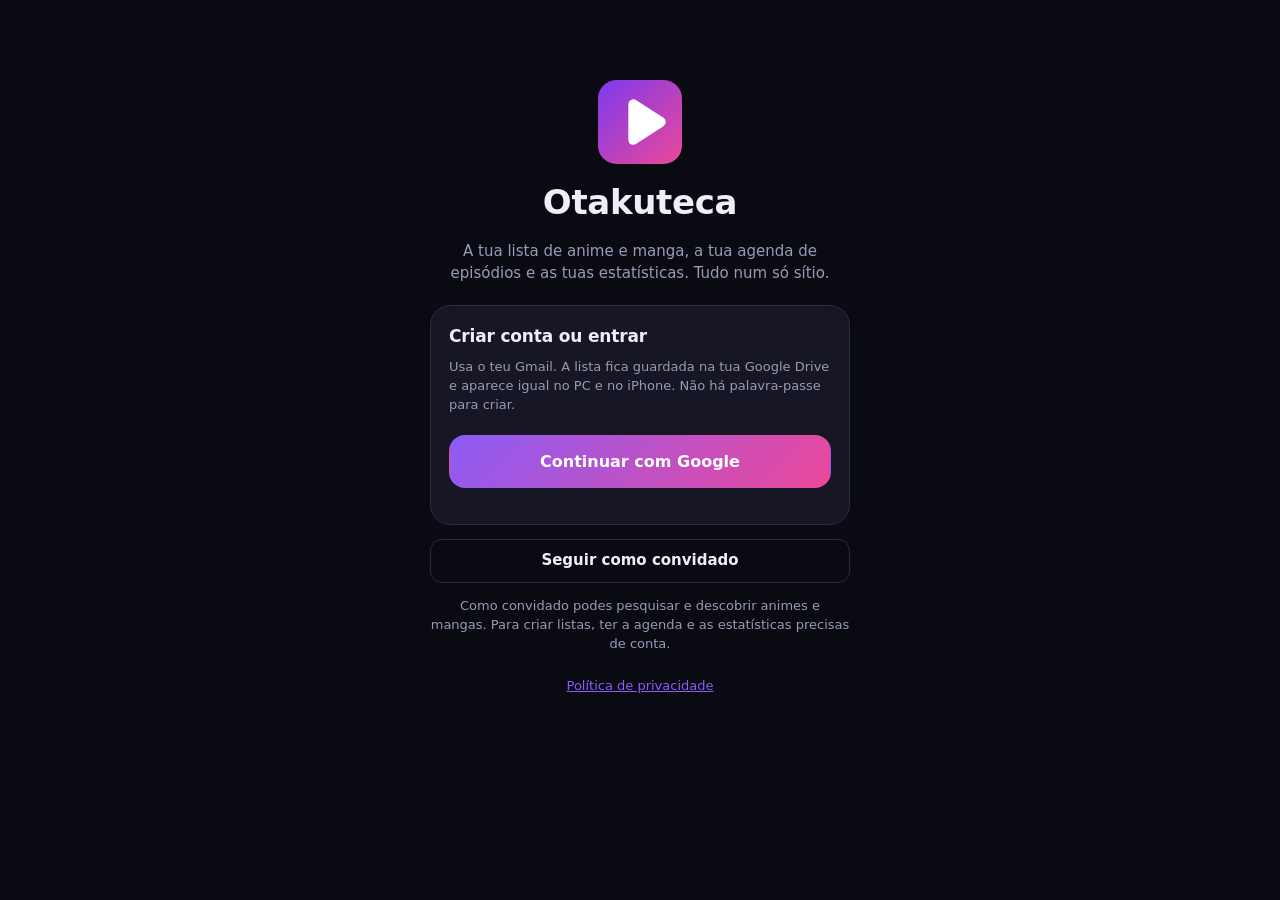
<file: index.html>
<!doctype html>
<html lang="pt-PT" data-theme="dark">
<head>
  <meta charset="utf-8">
  <meta name="viewport" content="width=device-width, initial-scale=1, viewport-fit=cover">
  <title>Otakuteca</title>
  <meta name="description" content="A tua lista pessoal de anime e manga.">
  <meta name="theme-color" content="#0a0a12">
  <meta name="color-scheme" content="dark light">
  <meta name="apple-mobile-web-app-capable" content="yes">
  <meta name="mobile-web-app-capable" content="yes">
  <meta name="apple-mobile-web-app-status-bar-style" content="black-translucent">
  <meta name="apple-mobile-web-app-title" content="Otakuteca">
  <link rel="manifest" href="manifest.webmanifest">
  <link rel="icon" href="icons/icon.svg" type="image/svg+xml">
  <link rel="apple-touch-icon" href="icons/apple-touch-icon.png">
  <link rel="stylesheet" href="css/style.css">
</head>
<body>
  <div id="app">
    <aside id="side"></aside>
    <main id="main"></main>
    <nav id="tabbar"></nav>
  </div>
  <div id="layer"></div>
  <div id="toasts"></div>
  <noscript>Esta app precisa de JavaScript.</noscript>
  <script type="module" src="js/app.js"></script>
</body>
</html>
</file>
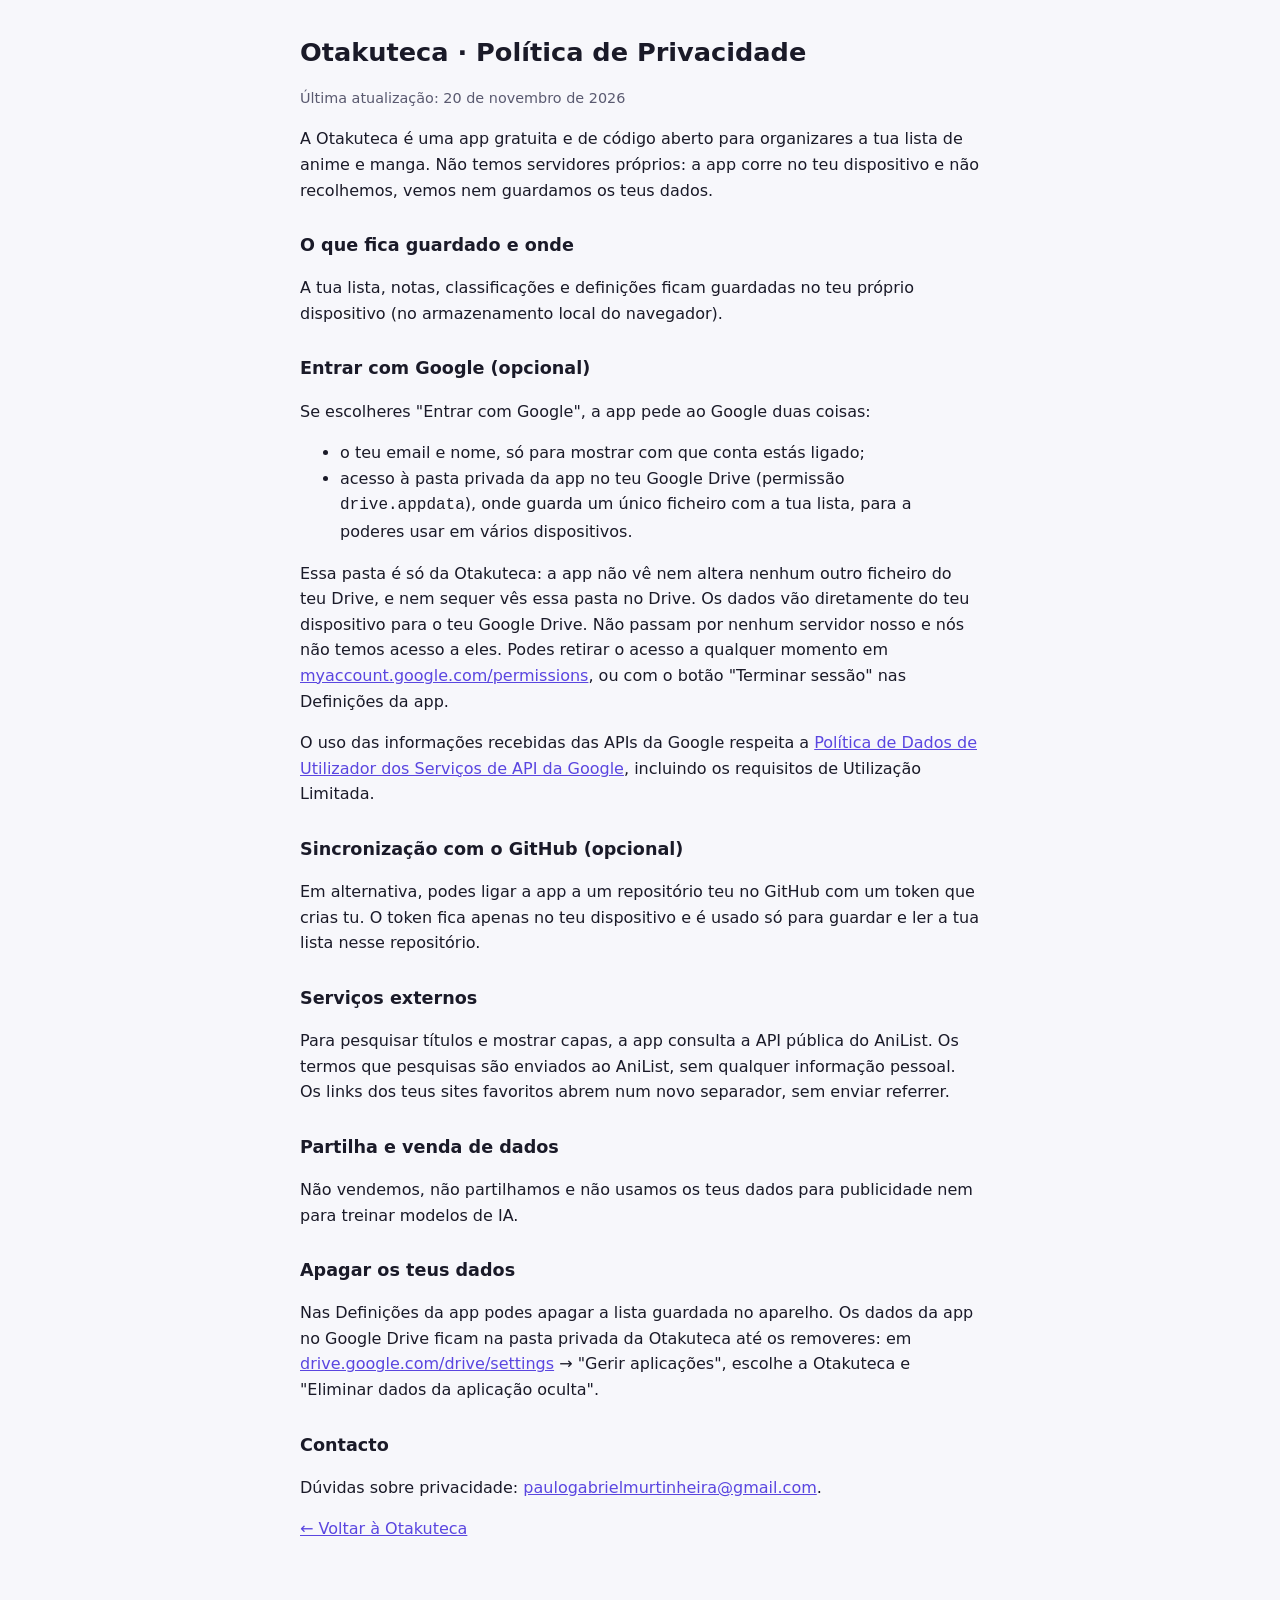
<file: privacidade.html>
<!doctype html>
<html lang="pt-PT">
<head>
  <meta charset="utf-8">
  <meta name="viewport" content="width=device-width, initial-scale=1">
  <title>Otakuteca · Política de Privacidade</title>
  <meta name="color-scheme" content="dark light">
  <style>
    :root { --bg: #0a0a12; --fg: #e8e8f0; --mut: #9a9ab0; --acc: #8b7bff; }
    @media (prefers-color-scheme: light) { :root { --bg: #f7f7fb; --fg: #1a1a28; --mut: #5a5a70; --acc: #5a46e0; } }
    body { margin: 0; background: var(--bg); color: var(--fg); font: 16px/1.6 system-ui, sans-serif; }
    main { max-width: 680px; margin: 0 auto; padding: 32px 16px 64px; }
    h1 { font-size: 1.6rem; margin: 0 0 4px; }
    h2 { font-size: 1.1rem; margin: 28px 0 6px; }
    p, li { color: var(--fg); }
    .mut { color: var(--mut); font-size: .9rem; }
    a { color: var(--acc); }
  </style>
</head>
<body>
<main>
  <h1>Otakuteca · Política de Privacidade</h1>
  <p class="mut">Última atualização: 20 de novembro de 2026</p>

  <p>A Otakuteca é uma app gratuita e de código aberto para organizares a tua lista de anime e manga. Não temos servidores próprios: a app corre no teu dispositivo e não recolhemos, vemos nem guardamos os teus dados.</p>

  <h2>O que fica guardado e onde</h2>
  <p>A tua lista, notas, classificações e definições ficam guardadas no teu próprio dispositivo (no armazenamento local do navegador).</p>

  <h2>Entrar com Google (opcional)</h2>
  <p>Se escolheres "Entrar com Google", a app pede ao Google duas coisas:</p>
  <ul>
    <li>o teu email e nome, só para mostrar com que conta estás ligado;</li>
    <li>acesso à pasta privada da app no teu Google Drive (permissão <code>drive.appdata</code>), onde guarda um único ficheiro com a tua lista, para a poderes usar em vários dispositivos.</li>
  </ul>
  <p>Essa pasta é só da Otakuteca: a app não vê nem altera nenhum outro ficheiro do teu Drive, e nem sequer vês essa pasta no Drive. Os dados vão diretamente do teu dispositivo para o teu Google Drive. Não passam por nenhum servidor nosso e nós não temos acesso a eles. Podes retirar o acesso a qualquer momento em <a href="https://myaccount.google.com/permissions">myaccount.google.com/permissions</a>, ou com o botão "Terminar sessão" nas Definições da app.</p>
  <p>O uso das informações recebidas das APIs da Google respeita a <a href="https://developers.google.com/terms/api-services-user-data-policy">Política de Dados de Utilizador dos Serviços de API da Google</a>, incluindo os requisitos de Utilização Limitada.</p>

  <h2>Sincronização com o GitHub (opcional)</h2>
  <p>Em alternativa, podes ligar a app a um repositório teu no GitHub com um token que crias tu. O token fica apenas no teu dispositivo e é usado só para guardar e ler a tua lista nesse repositório.</p>

  <h2>Serviços externos</h2>
  <p>Para pesquisar títulos e mostrar capas, a app consulta a API pública do AniList. Os termos que pesquisas são enviados ao AniList, sem qualquer informação pessoal. Os links dos teus sites favoritos abrem num novo separador, sem enviar referrer.</p>

  <h2>Partilha e venda de dados</h2>
  <p>Não vendemos, não partilhamos e não usamos os teus dados para publicidade nem para treinar modelos de IA.</p>

  <h2>Apagar os teus dados</h2>
  <p>Nas Definições da app podes apagar a lista guardada no aparelho. Os dados da app no Google Drive ficam na pasta privada da Otakuteca até os removeres: em <a href="https://drive.google.com/drive/settings">drive.google.com/drive/settings</a> → "Gerir aplicações", escolhe a Otakuteca e "Eliminar dados da aplicação oculta".</p>

  <h2>Contacto</h2>
  <p>Dúvidas sobre privacidade: <a href="mailto:paulogabrielmurtinheira@gmail.com">paulogabrielmurtinheira@gmail.com</a>.</p>

  <p><a href="./">← Voltar à Otakuteca</a></p>
</main>
</body>
</html>
</file>
<file: css/style.css>
/* ============ Otakuteca ============ */
:root {
  --bg: #0a0a12; --bg2: #10101b; --panel: #161624; --panel2: #1e1e31; --line: #2a2a42;
  --text: #eeeef8; --muted: #9a9ab8;
  --accent: #8b5cf6; --accent2: #ec4899;
  --grad: linear-gradient(135deg, var(--accent), var(--accent2));
  --watching: #38bdf8; --completed: #34d399; --planned: #a78bfa; --paused: #fbbf24; --dropped: #f87171;
  --safe-b: env(safe-area-inset-bottom, 0px); --safe-t: env(safe-area-inset-top, 0px);
  --side: 232px; --tab: 62px;
  --shadow: 0 10px 30px -12px rgba(0, 0, 0, .6);
  color-scheme: dark;
}
:root[data-theme="light"] { --bg: #f3f3fa; --bg2: #e9e9f4; --panel: #ffffff; --panel2: #efeff9; --line: #dcdcee; --text: #17172b; --muted: #6a6a88; --shadow: 0 10px 30px -14px rgba(60, 40, 120, .25); color-scheme: light; }
@media (prefers-color-scheme: light) {
  :root[data-theme="auto"] { --bg: #f3f3fa; --bg2: #e9e9f4; --panel: #ffffff; --panel2: #efeff9; --line: #dcdcee; --text: #17172b; --muted: #6a6a88; --shadow: 0 10px 30px -14px rgba(60, 40, 120, .25); color-scheme: light; }
}

* { box-sizing: border-box; -webkit-tap-highlight-color: transparent; }
html { background: var(--bg); }
body {
  margin: 0; background: var(--bg); color: var(--text);
  font: 15px/1.45 -apple-system, BlinkMacSystemFont, "Segoe UI", Roboto, system-ui, sans-serif;
  -webkit-font-smoothing: antialiased; overscroll-behavior-y: none;
}
body.lock { overflow: hidden; }
h1, h2, h3, h4 { margin: 0; font-family: ui-rounded, "SF Pro Rounded", system-ui, sans-serif; letter-spacing: -.01em; }
h1 { font-size: 28px; font-weight: 800; }
h3 { font-size: 17px; }
h4 { font-size: 13px; text-transform: uppercase; letter-spacing: .08em; color: var(--muted); margin-bottom: 10px; }
p { margin: 0 0 10px; }
a { color: var(--accent); }
button { font: inherit; color: inherit; cursor: pointer; }
input, select, textarea { font: inherit; color: inherit; }
img { display: block; }
[hidden] { display: none !important; }
code { background: var(--panel2); padding: 1px 6px; border-radius: 6px; font-size: .9em; }

.muted { color: var(--muted); }
.small { font-size: 13px; }
.center { text-align: center; justify-content: center; }
.pad { padding: 20px; }
.pad-x { padding: 0 16px; }

/* ---------- layout ---------- */
#app { display: grid; grid-template-columns: var(--side) minmax(0, 1fr); min-height: 100dvh; }
#side {
  position: sticky; top: 0; height: 100dvh; padding: 22px 14px; background: var(--bg2);
  border-right: 1px solid var(--line); display: flex; flex-direction: column; gap: 6px; overflow-y: auto;
}
.logo { display: flex; align-items: center; gap: 10px; padding: 4px 10px 18px; text-decoration: none; color: var(--text); font: 800 20px ui-rounded, system-ui, sans-serif; }
.logo img { width: 32px; height: 32px; }
.side-group { display: flex; flex-direction: column; gap: 3px; padding: 8px 0; border-top: 1px solid var(--line); }
.side-group:first-of-type { border-top: 0; }
.side-link {
  display: flex; align-items: center; gap: 12px; padding: 10px 12px; border-radius: 12px;
  color: var(--muted); text-decoration: none; font-weight: 600;
}
.side-link:hover { background: var(--panel2); color: var(--text); }
.side-link.on { background: var(--grad); color: #fff; }
.nav-badge {
  font-style: normal; font-size: 11px; font-weight: 800; background: var(--accent2); color: #fff;
  min-width: 18px; height: 18px; padding: 0 5px; border-radius: 9px; display: inline-grid; place-items: center; margin-left: auto;
}
#main { min-width: 0; padding: 26px 32px 60px; }
.page { max-width: 1120px; margin: 0 auto; animation: fade .25s ease both; }
@keyframes fade { from { opacity: 0; transform: translateY(6px); } }
#tabbar { display: none; }

@media (max-width: 860px) {
  #app { grid-template-columns: minmax(0, 1fr); }
  #side { display: none; }
  #main { padding: calc(var(--safe-t) + 14px) 14px calc(var(--tab) + var(--safe-b) + 24px); }
  h1 { font-size: 25px; }
  #tabbar {
    display: flex; position: fixed; z-index: 50; left: 0; right: 0; bottom: 0;
    height: calc(var(--tab) + var(--safe-b)); padding: 6px 6px var(--safe-b);
    background: color-mix(in srgb, var(--bg2) 82%, transparent); backdrop-filter: blur(20px) saturate(1.4); -webkit-backdrop-filter: blur(20px) saturate(1.4);
    border-top: 1px solid var(--line);
  }
  .tab-link { flex: 1; display: flex; flex-direction: column; align-items: center; justify-content: center; gap: 2px; color: var(--muted); text-decoration: none; font-weight: 600; border-radius: 12px; }
  .tab-link small { font-size: 10.5px; }
  .tab-link.on { color: var(--accent); }
  .tab-link .ti { position: relative; display: grid; }
  .tab-link .nav-badge { position: absolute; top: -5px; right: -9px; margin: 0; min-width: 16px; height: 16px; font-size: 10px; }
}

/* ---------- cabeçalhos e controlos ---------- */
.head { display: flex; align-items: center; justify-content: space-between; gap: 12px; flex-wrap: wrap; margin-bottom: 14px; }
.toolbar { display: flex; gap: 8px; margin-bottom: 12px; flex-wrap: wrap; }
.toolbar .search { flex: 1 1 200px; }
.summary { color: var(--muted); font-size: 13px; margin: -6px 0 12px; }
.sec { margin: 22px 0 10px; }

.field {
  width: 100%; background: var(--panel2); border: 1px solid var(--line); color: var(--text);
  border-radius: 12px; padding: 11px 13px; font-size: 16px; outline: none; transition: border-color .15s, box-shadow .15s;
}
.field:focus { border-color: var(--accent); box-shadow: 0 0 0 3px color-mix(in srgb, var(--accent) 25%, transparent); }
textarea.field { resize: vertical; min-height: 90px; }
.field.sel { width: auto; padding-right: 8px; }
.field.date { min-width: 130px; }
.field.search { padding-left: 14px; }
select.field { appearance: auto; }

.btn {
  display: inline-flex; align-items: center; justify-content: center; gap: 6px; padding: 10px 16px;
  border-radius: 12px; border: 1px solid var(--line); background: var(--panel2); color: var(--text);
  font-weight: 650; text-decoration: none; transition: transform .1s, background .15s, opacity .15s;
}
.btn:hover { background: color-mix(in srgb, var(--panel2) 70%, var(--accent) 30%); }
.btn:active { transform: scale(.97); }
.btn:disabled { opacity: .5; pointer-events: none; }
.btn.primary { background: var(--grad); border-color: transparent; color: #fff; }
.btn.primary:hover { filter: brightness(1.08); }
.btn.small { padding: 7px 12px; font-size: 13.5px; border-radius: 10px; }
.btn.big { padding: 14px 26px; font-size: 17px; border-radius: 16px; }
.btn.ghost { background: transparent; }
.btn.danger { background: var(--dropped); color: #1a0000; border-color: transparent; }
.btn.danger-ghost { background: transparent; color: var(--dropped); border-color: color-mix(in srgb, var(--dropped) 40%, transparent); }
.btn.on-fav { background: color-mix(in srgb, #ff4d8d 25%, var(--panel2)); border-color: #ff4d8d; color: #ff7aa8; }
.btn.on-fav svg { fill: currentColor; }
.icon-btn { display: inline-grid; place-items: center; width: 40px; height: 40px; border-radius: 12px; border: 1px solid var(--line); background: var(--panel2); color: var(--text); }
.icon-btn.glass { background: rgba(0, 0, 0, .45); border-color: rgba(255, 255, 255, .15); color: #fff; backdrop-filter: blur(10px); -webkit-backdrop-filter: blur(10px); }
.linkish { background: none; border: 0; color: var(--accent); padding: 4px 0; font-weight: 600; }

.row { display: flex; align-items: stretch; }
.row.gap, .gap { gap: 10px; }
.row.wrap, .wrap { flex-wrap: wrap; }
.row.center { justify-content: center; }
.row.end { justify-content: flex-end; }
.center-y { align-items: center; }
.grow { flex: 1 1 0; min-width: 0; }

.seg { display: inline-flex; background: var(--panel2); border-radius: 13px; padding: 3px; gap: 2px; }
.seg button { border: 0; background: transparent; color: var(--muted); padding: 7px 14px; border-radius: 10px; font-weight: 650; }
.seg button.on { background: var(--panel); color: var(--text); box-shadow: 0 1px 6px rgba(0, 0, 0, .25); }
.seg.wrap { display: flex; flex-wrap: wrap; width: 100%; }
.seg.wrap button { flex: 1 1 auto; padding: 9px 8px; font-size: 13.5px; }
.seg.wrap button.on.st-WATCHING { background: var(--watching); color: #04202e; }
.seg.wrap button.on.st-COMPLETED { background: var(--completed); color: #03281c; }
.seg.wrap button.on.st-PLANNED { background: var(--planned); color: #1d1040; }
.seg.wrap button.on.st-PAUSED { background: var(--paused); color: #2e2000; }
.seg.wrap button.on.st-DROPPED { background: var(--dropped); color: #2e0000; }

.tabs { display: flex; gap: 8px; overflow-x: auto; padding: 2px 0 12px; margin: 0 -14px; padding-inline: 14px; scrollbar-width: none; align-items: center; }
.tabs::-webkit-scrollbar { display: none; }
.tab { flex: none; border: 1px solid var(--line); background: var(--panel); color: var(--muted); padding: 7px 13px; border-radius: 99px; font-weight: 650; font-size: 13.5px; display: inline-flex; gap: 7px; align-items: center; }
.tab i { font-style: normal; font-size: 11.5px; opacity: .7; }
.tab.on { background: var(--text); color: var(--bg); border-color: transparent; }
.tab.on.st-WATCHING { background: var(--watching); color: #04202e; } .tab.on.st-COMPLETED { background: var(--completed); color: #03281c; }
.tab.on.st-PLANNED { background: var(--planned); color: #1d1040; } .tab.on.st-PAUSED { background: var(--paused); color: #2e2000; } .tab.on.st-DROPPED { background: var(--dropped); color: #2e0000; }

.chips { display: flex; flex-wrap: wrap; gap: 7px; }
.chips.center { justify-content: center; }
.chip-btn { border: 1px solid var(--line); background: var(--panel2); border-radius: 99px; padding: 6px 12px; font-size: 13.5px; }
.chip-btn.on { background: color-mix(in srgb, var(--accent) 28%, var(--panel2)); border-color: var(--accent); }
.chip-s { font-size: 12px; padding: 3px 10px; border-radius: 99px; background: var(--panel2); color: var(--muted); }
.chip-s.g { background: color-mix(in srgb, var(--accent) 22%, var(--panel2)); color: var(--text); }
.check { display: inline-flex; align-items: center; gap: 6px; font-size: 14px; color: var(--muted); }
.check input { width: 18px; height: 18px; accent-color: var(--accent); }
.lbl { display: block; font-size: 12px; font-weight: 600; color: var(--muted); margin: 12px 0 5px; }
.lbl > .field, .lbl > .row, .lbl > .chips { margin-top: 5px; }
.msg { font-size: 13.5px; margin-top: 10px; min-height: 0; }
.msg.good { color: var(--completed); } .msg.bad { color: var(--dropped); } .msg.warn { color: var(--paused); }
.panel { background: var(--panel); border: 1px solid var(--line); border-radius: 20px; padding: 18px; margin-bottom: 14px; }
.panel h3 { margin-bottom: 10px; }
.panel-h { display: flex; align-items: baseline; justify-content: space-between; gap: 10px; flex-wrap: wrap; margin-bottom: 10px; }
.panel-h h3 { margin: 0; }

.sync-chip { display: inline-flex; align-items: center; gap: 6px; padding: 5px 11px; border-radius: 99px; font-size: 12.5px; font-weight: 650; background: var(--panel2); color: var(--muted); }
.sync-chip.ok { color: var(--completed); } .sync-chip.syncing { color: var(--watching); } .sync-chip.syncing svg { animation: spin 1s linear infinite; }
.sync-chip.error { color: var(--dropped); } .sync-chip.offline { color: var(--paused); } .sync-chip.idle { color: var(--planned); }
@keyframes spin { to { transform: rotate(360deg); } }
details.how { margin-top: 14px; border-top: 1px solid var(--line); padding-top: 10px; }
details.how summary { cursor: pointer; font-weight: 650; color: var(--accent); }
details.how li { margin: 8px 0; font-size: 14px; }
.settings { max-width: 720px; }

/* ---------- cartões ---------- */
.grid { display: grid; grid-template-columns: repeat(auto-fill, minmax(104px, 1fr)); gap: 14px 11px; }
@media (min-width: 700px) { .grid { grid-template-columns: repeat(auto-fill, minmax(150px, 1fr)); gap: 20px 16px; } }
.card { cursor: pointer; min-width: 0; }
.cover { position: relative; aspect-ratio: 2 / 3; border-radius: 14px; overflow: hidden; background: var(--panel2); box-shadow: 0 8px 20px -10px var(--c, #000); transition: transform .2s, box-shadow .2s; }
.cover img { width: 100%; height: 100%; object-fit: cover; }
.card:hover .cover { transform: translateY(-4px); box-shadow: 0 16px 28px -10px var(--c, #000); }
.card:active .cover { transform: scale(.97); }
.ct { margin-top: 7px; font-size: 13px; font-weight: 650; line-height: 1.25; display: -webkit-box; -webkit-line-clamp: 2; -webkit-box-orient: vertical; overflow: hidden; }
.cs { font-size: 12px; color: var(--muted); display: -webkit-box; -webkit-line-clamp: 2; -webkit-box-orient: vertical; overflow: hidden; line-height: 1.3; }
.chip.parts { position: absolute; right: 6px; top: 6px; font-size: 11px; font-weight: 800; padding: 2px 7px; border-radius: 8px; background: var(--accent); color: #fff; }
.chip.score, .chip.new { position: absolute; left: 6px; top: 6px; font-size: 11.5px; font-weight: 800; padding: 2px 7px; border-radius: 8px; background: rgba(0, 0, 0, .62); color: #ffd166; backdrop-filter: blur(6px); }
.chip.new { top: auto; bottom: 11px; background: var(--grad); color: #fff; animation: pop 1.8s ease infinite; }
@keyframes pop { 50% { transform: scale(1.1); } }
.fav { position: absolute; right: 6px; top: 6px; color: #ff5d93; filter: drop-shadow(0 1px 3px rgba(0, 0, 0, .7)); }
.fav svg { fill: currentColor; }
.bar { position: absolute; left: 0; right: 0; bottom: 0; height: 4px; background: rgba(0, 0, 0, .55); }
.bar i { display: block; height: 100%; background: var(--c, var(--accent)); border-radius: 0 3px 3px 0; box-shadow: 0 0 8px var(--c); }
.bar.flat { position: relative; margin-top: 6px; border-radius: 99px; overflow: hidden; background: var(--panel2); height: 5px; }
.plus1 { position: absolute; right: 6px; bottom: 11px; border: 0; background: rgba(0, 0, 0, .7); color: #fff; font-weight: 800; font-size: 12px; padding: 4px 9px; border-radius: 99px; backdrop-filter: blur(6px); }
.plus1:hover { background: var(--accent); }
.qa { position: absolute; right: 6px; top: 6px; }
.qbtn { width: 30px; height: 30px; border-radius: 50%; border: 0; display: grid; place-items: center; background: rgba(0, 0, 0, .62); color: #fff; backdrop-filter: blur(6px); }
.qbtn:hover { background: var(--accent); }
.qbtn.done { background: var(--planned); color: #1d1040; }
.qbtn.done.st-WATCHING { background: var(--watching); } .qbtn.done.st-COMPLETED { background: var(--completed); } .qbtn.done.st-PAUSED { background: var(--paused); } .qbtn.done.st-DROPPED { background: var(--dropped); }
.sk .cover { animation: shimmer 1.2s ease-in-out infinite alternate; }
@keyframes shimmer { from { opacity: .45; } to { opacity: .9; } }

.rows { display: flex; flex-direction: column; gap: 8px; }
.row-item, .agenda-row { display: flex; align-items: center; gap: 12px; padding: 9px; background: var(--panel); border: 1px solid var(--line); border-radius: 16px; cursor: pointer; transition: border-color .15s, transform .1s; }
.row-item:hover, .agenda-row:hover { border-color: var(--c, var(--accent)); }
.thumb { flex: none; width: 46px; aspect-ratio: 2 / 3; border-radius: 9px; overflow: hidden; background: var(--panel2); }
.thumb img { width: 100%; height: 100%; object-fit: cover; }
.ri-main { flex: 1; min-width: 0; }
.ri-t { font-weight: 650; white-space: nowrap; overflow: hidden; text-overflow: ellipsis; }
.ri-s { font-size: 12.5px; color: var(--muted); display: flex; align-items: center; gap: 5px; flex-wrap: wrap; }
.ri-score { font-weight: 800; color: #ffd166; padding-right: 6px; }
.dot { width: 8px; height: 8px; border-radius: 50%; background: var(--muted); display: inline-block; }
.dot.st-WATCHING { background: var(--watching); } .dot.st-COMPLETED { background: var(--completed); } .dot.st-PLANNED { background: var(--planned); } .dot.st-PAUSED { background: var(--paused); } .dot.st-DROPPED { background: var(--dropped); }
.new-t { color: var(--accent2); }
.list { display: flex; flex-direction: column; gap: 8px; }
.day { margin: 18px 0 8px; font-weight: 800; color: var(--muted); font-size: 13px; letter-spacing: .02em; }
.count { font-weight: 800; font-variant-numeric: tabular-nums; color: var(--watching); padding-right: 6px; white-space: nowrap; }

.empty { text-align: center; padding: 50px 20px; }
.empty-e { font-size: 52px; margin-bottom: 8px; }
.empty p { color: var(--muted); max-width: 420px; margin: 8px auto 16px; }

.tiles { display: grid; grid-template-columns: repeat(auto-fill, minmax(240px, 1fr)); gap: 12px; }
.tile { display: flex; gap: 14px; align-items: center; padding: 16px; background: var(--panel); border: 1px solid var(--line); border-radius: 20px; text-decoration: none; color: var(--text); }
.tile:hover { border-color: var(--accent); }
.tile-i { width: 48px; height: 48px; border-radius: 15px; display: grid; place-items: center; background: var(--grad); color: #fff; flex: none; }
.tile b { display: block; } .tile small { color: var(--muted); }

/* ---------- toasts ---------- */
#toasts { position: fixed; z-index: 300; left: 0; right: 0; bottom: 24px; display: flex; flex-direction: column; align-items: center; gap: 8px; pointer-events: none; }
@media (max-width: 860px) { #toasts { bottom: calc(var(--tab) + var(--safe-b) + 14px); } }
.toast { pointer-events: auto; display: flex; align-items: center; gap: 14px; background: var(--text); color: var(--bg); padding: 10px 16px; border-radius: 14px; font-weight: 600; font-size: 14px; box-shadow: var(--shadow); animation: toast-in .25s ease both; max-width: 92vw; }
.toast.out { opacity: 0; transform: translateY(10px); transition: .25s; }
.toast button { border: 0; background: none; color: var(--accent); font-weight: 800; padding: 0; }
@keyframes toast-in { from { opacity: 0; transform: translateY(12px); } }

/* ---------- folha (modal) ---------- */
#layer { position: relative; z-index: 100; }
.backdrop { position: fixed; inset: 0; background: rgba(0, 0, 0, .6); backdrop-filter: blur(4px); opacity: 0; transition: opacity .22s; z-index: 100; }
.backdrop.in { opacity: 1; }
.sheet {
  position: fixed; z-index: 101; left: 0; right: 0; bottom: 0; top: calc(var(--safe-t) + 8px); background: var(--bg);
  border-radius: 24px 24px 0 0; overflow-y: auto; overscroll-behavior: contain; transform: translateY(100%); transition: transform .28s cubic-bezier(.2, .8, .2, 1);
  box-shadow: 0 -10px 40px rgba(0, 0, 0, .5);
}
.sheet.in { transform: none; }
.sheet.small { top: auto; max-height: 85dvh; padding-bottom: var(--safe-b); }
@media (min-width: 861px) {
  .sheet { left: 50%; right: auto; top: 4vh; bottom: 4vh; width: min(780px, 94vw); border-radius: 26px; transform: translate(-50%, 30px) scale(.97); opacity: 0; transition: transform .25s, opacity .2s; }
  .sheet.in { transform: translate(-50%, 0); opacity: 1; }
  .sheet.small { top: 50%; bottom: auto; width: min(460px, 94vw); transform: translate(-50%, -46%) scale(.97); }
  .sheet.small.in { transform: translate(-50%, -50%); }
}
.sheet-content { padding: 0 16px calc(30px + var(--safe-b)); display: flex; flex-direction: column; gap: 12px; }

.hero { position: relative; min-height: 270px; display: flex; flex-direction: column; justify-content: space-between; overflow: hidden; margin-bottom: 14px; }
.hero-bg { position: absolute; inset: 0; width: 100%; height: 100%; object-fit: cover; }
.hero-bg.blur { filter: blur(26px) saturate(1.4); transform: scale(1.3); opacity: .85; }
.hero-fade { position: absolute; inset: 0; background: linear-gradient(180deg, rgba(0, 0, 0, .25), transparent 35%, var(--bg) 96%); }
.hero-top { position: relative; display: flex; justify-content: space-between; padding: 12px; }
.hero-in { position: relative; display: flex; gap: 16px; padding: 0 16px; align-items: flex-end; }
.hero-cover { flex: none; width: 108px; aspect-ratio: 2 / 3; border-radius: 14px; overflow: hidden; box-shadow: 0 14px 30px -6px var(--c), 0 0 0 2px rgba(255, 255, 255, .12); margin-bottom: -10px; background: var(--panel2); }
.hero-cover img { width: 100%; height: 100%; object-fit: cover; }
.hero-info { min-width: 0; padding-bottom: 4px; }
.hero-info h2 { font-size: 21px; line-height: 1.15; text-shadow: 0 2px 12px color-mix(in srgb, var(--bg) 75%, transparent); }
.hero-info .alt { font-size: 13px; color: var(--muted); }
.meta { display: flex; flex-wrap: wrap; gap: 4px 10px; font-size: 12.5px; color: var(--muted); margin-top: 6px; }
.meta span + span::before { content: "·"; margin-right: 10px; }
.meta.center { justify-content: center; }
.comm { margin-top: 4px; font-weight: 800; color: #ffd166; } .comm small { color: var(--muted); font-weight: 500; }
@media (min-width: 700px) { .hero { min-height: 300px; } .hero-cover { width: 130px; } .hero-info h2 { font-size: 26px; } }

.box { background: var(--panel); border: 1px solid var(--line); border-radius: 20px; padding: 16px; }
.box.nopad { padding: 16px 0; }
.box > .btn.small { margin-top: 10px; }
.prog { display: flex; align-items: center; justify-content: center; gap: 18px; margin: 16px 0 6px; }
.prog-n { text-align: center; line-height: 1.1; }
.prog-n .num { width: 90px; background: none; border: 0; border-bottom: 2px solid var(--line); text-align: center; font-size: 40px; font-weight: 800; font-family: ui-rounded, system-ui, sans-serif; color: var(--text); outline: none; padding: 0; -moz-appearance: textfield; }
.prog-n .num::-webkit-outer-spin-button, .prog-n .num::-webkit-inner-spin-button { -webkit-appearance: none; margin: 0; }
.prog-n .num:focus { border-color: var(--accent); }
.prog-n span { display: block; font-size: 13px; color: var(--muted); margin-top: 4px; }
.round { width: 46px; height: 46px; border-radius: 50%; border: 1px solid var(--line); background: var(--panel2); display: grid; place-items: center; color: var(--text); transition: transform .1s; }
.round:active { transform: scale(.9); }
.round.big { width: 56px; height: 56px; background: var(--grad); border-color: transparent; color: #fff; }
.round.sm { width: 30px; height: 30px; }
.rew { min-width: 20px; text-align: center; font-weight: 800; }
.range { width: 100%; accent-color: var(--accent); height: 28px; margin: 6px 0; }
.air { display: flex; align-items: center; gap: 8px; margin: 8px 0; font-size: 13.5px; color: var(--watching); }
.air b { color: var(--accent2); font-weight: 700; }
.score-box { margin-top: 14px; padding-top: 12px; border-top: 1px solid var(--line); }
.score-top { display: flex; align-items: baseline; justify-content: space-between; }
.score-n { font: 800 34px ui-rounded, system-ui, sans-serif; } .score-n i { font-size: 15px; color: var(--muted); font-style: normal; }
.score-top > span { font-weight: 700; color: #ffd166; }
.desc { white-space: pre-line; color: var(--text); opacity: .9; font-size: 14.5px; }
.desc.clamp { display: -webkit-box; -webkit-line-clamp: 4; -webkit-box-orient: vertical; overflow: hidden; }
.extra { display: flex; flex-direction: column; gap: 12px; }
.rail { display: flex; gap: 10px; overflow-x: auto; padding: 0 16px 6px; scrollbar-width: none; }
.rail::-webkit-scrollbar { display: none; }
.mini { flex: none; width: 92px; background: none; border: 0; padding: 0; text-align: left; }
.mini-c { position: relative; aspect-ratio: 2 / 3; border-radius: 11px; overflow: hidden; background: var(--panel2); box-shadow: 0 6px 14px -8px var(--c); }
.mini-c img { width: 100%; height: 100%; object-fit: cover; }
.mini-tick { position: absolute; right: 4px; top: 4px; background: var(--completed); color: #03281c; border-radius: 50%; width: 20px; height: 20px; display: grid; place-items: center; }
.mini-t { font-size: 12px; font-weight: 650; margin-top: 5px; display: -webkit-box; -webkit-line-clamp: 2; -webkit-box-orient: vertical; overflow: hidden; line-height: 1.2; }
.mini-l { font-size: 11px; color: var(--accent); font-weight: 700; }

/* ---------- estatísticas ---------- */
.stats { display: flex; flex-direction: column; gap: 14px; }
.stat-grid { display: grid; grid-template-columns: repeat(auto-fit, minmax(150px, 1fr)); gap: 12px; }
.stat { background: var(--panel); border: 1px solid var(--line); border-radius: 20px; padding: 16px; }
.stat-n { font: 800 34px ui-rounded, system-ui, sans-serif; background: var(--grad); -webkit-background-clip: text; background-clip: text; color: transparent; line-height: 1.1; }
.stat-l { font-weight: 650; } .stat-s { color: var(--muted); font-size: 12.5px; }
.fun { padding: 14px 16px; border-radius: 16px; background: color-mix(in srgb, var(--accent) 12%, var(--panel)); border: 1px solid color-mix(in srgb, var(--accent) 30%, var(--line)); font-size: 14px; }
.persona { display: flex; gap: 18px; align-items: center; padding: 20px; border-radius: 24px; background: var(--grad); color: #fff; }
.persona-e { font-size: 56px; filter: drop-shadow(0 6px 10px rgba(0, 0, 0, .3)); }
.persona small { opacity: .8; text-transform: uppercase; letter-spacing: .1em; font-weight: 700; font-size: 11px; }
.persona h3 { font-size: 23px; margin: 2px 0 4px; } .persona p { margin: 0 0 6px; opacity: .95; } .persona .muted { color: rgba(255, 255, 255, .75); }
.two { display: grid; grid-template-columns: repeat(auto-fit, minmax(300px, 1fr)); gap: 14px; }
.two .panel { margin: 0; }
.bars { display: flex; flex-direction: column; gap: 8px; }
.bar-row { display: grid; grid-template-columns: 96px 1fr auto; gap: 10px; align-items: center; font-size: 13px; }
.bar-l { color: var(--muted); white-space: nowrap; overflow: hidden; text-overflow: ellipsis; }
.bar-t { height: 10px; background: var(--panel2); border-radius: 99px; overflow: hidden; }
.bar-t i { display: block; height: 100%; border-radius: 99px; }
.bar-v { font-variant-numeric: tabular-nums; font-weight: 650; font-size: 12.5px; }
.hist { display: flex; align-items: flex-end; gap: 6px; height: 120px; }
.hist-c { flex: 1; height: 100%; display: flex; flex-direction: column; justify-content: flex-end; align-items: center; gap: 4px; font-size: 11px; color: var(--muted); }
.hist-b { width: 100%; background: var(--grad); border-radius: 6px 6px 2px 2px; min-height: 3px; }
.hip { margin: 12px 0 0; }
.hm-scroll { overflow-x: auto; padding-bottom: 6px; }
.hm-months { display: grid; grid-template-columns: repeat(53, 13px); gap: 3px; font-size: 10px; color: var(--muted); height: 14px; width: max-content; margin-bottom: 3px; }
.hm-months span { white-space: nowrap; }
.hm-grid { display: grid; grid-auto-flow: column; grid-template-rows: repeat(7, 13px); grid-auto-columns: 13px; gap: 3px; width: max-content; }
.hm { border-radius: 3px; background: var(--panel2); }
.hm.l1 { background: rgba(139, 92, 246, .32); } .hm.l2 { background: rgba(139, 92, 246, .55); } .hm.l3 { background: rgba(160, 90, 240, .8); } .hm.l4 { background: #ec4899; }
.hm.hide { visibility: hidden; }
.podium { display: grid; grid-template-columns: repeat(auto-fit, minmax(96px, 1fr)); gap: 14px; }
.pod { position: relative; } .pod-n { position: absolute; z-index: 2; left: -6px; top: -8px; width: 26px; height: 26px; border-radius: 50%; background: var(--grad); color: #fff; font-weight: 800; display: grid; place-items: center; font-size: 13px; box-shadow: var(--shadow); }
.ach-grid { display: grid; grid-template-columns: repeat(auto-fill, minmax(150px, 1fr)); gap: 10px; }
.ach { padding: 12px; border-radius: 16px; background: var(--panel2); opacity: .55; }
.ach.on { opacity: 1; background: color-mix(in srgb, var(--accent) 16%, var(--panel2)); border: 1px solid color-mix(in srgb, var(--accent) 40%, transparent); }
.ach-e { font-size: 26px; } .ach-t { font-weight: 700; font-size: 13.5px; } .ach-d { font-size: 12px; color: var(--muted); }
.ach-p { font-size: 11px; color: var(--muted); margin-top: 3px; }
.ach .bar.flat { height: 4px; background: var(--line); } .ach .bar i { background: var(--accent); box-shadow: none; border-radius: 99px; }

/* ---------- tier list ---------- */
.tiers { display: flex; flex-direction: column; gap: 6px; margin-top: 14px; }
.tier-row { display: flex; min-height: 84px; background: var(--panel); border-radius: 14px; overflow: hidden; border: 1px solid var(--line); }
.tier-l { flex: none; width: 70px; display: flex; flex-direction: column; align-items: center; justify-content: center; color: #10101a; text-align: center; }
.tier-l b { font-size: 30px; font-weight: 900; } .tier-l small { font-size: 9.5px; font-weight: 700; opacity: .75; }
.tier-c, .tier-pool { flex: 1; display: flex; flex-wrap: wrap; gap: 5px; padding: 6px; align-content: flex-start; min-height: 84px; transition: background .15s; }
.tier-pool { background: var(--panel); border: 1px dashed var(--line); border-radius: 14px; }
.tier-c.over, .tier-pool.over { background: color-mix(in srgb, var(--accent) 20%, var(--panel)); }
.tpost { position: relative; width: 58px; aspect-ratio: 2 / 3; border-radius: 7px; overflow: hidden; cursor: grab; background: var(--panel2); transition: transform .12s; }
.tpost:hover { transform: scale(1.08); z-index: 2; } .tpost.drag { opacity: .35; }
.tpost img { width: 100%; height: 100%; object-fit: cover; }
.tpost .chip.score { left: 2px; top: 2px; padding: 0 4px; font-size: 10px; border-radius: 5px; }
@media (min-width: 700px) { .tpost { width: 74px; } .tier-l { width: 96px; } .tier-l b { font-size: 38px; } }
.tier-pick { display: grid; grid-template-columns: repeat(3, 1fr); gap: 8px; margin: 12px 0 16px; }
.tier-btn { border: 2px solid transparent; background: var(--tc); color: #10101a; border-radius: 14px; padding: 10px 4px; display: flex; flex-direction: column; align-items: center; }
.tier-btn b { font-size: 24px; font-weight: 900; } .tier-btn small { font-size: 10.5px; font-weight: 700; opacity: .75; }
.tier-btn.on { border-color: var(--text); box-shadow: 0 0 0 3px color-mix(in srgb, var(--text) 25%, transparent); }

/* ---------- roleta ---------- */
.roul-filters { display: flex; flex-direction: column; gap: 10px; align-items: flex-start; margin-bottom: 8px; }
.roul-stage { min-height: 340px; display: grid; align-items: center; margin-top: 10px; }
.roul-idle { text-align: center; padding: 30px 0; display: flex; flex-direction: column; gap: 6px; align-items: center; }
.roul-n { font: 900 78px ui-rounded, system-ui, sans-serif; line-height: 1; background: var(--grad); -webkit-background-clip: text; background-clip: text; color: transparent; }
.roul-idle .btn { margin-top: 16px; }
.reel { position: relative; overflow: hidden; border-radius: 20px; background: var(--panel); border: 1px solid var(--line); padding: 14px 0; height: 200px; }
.reel::before, .reel::after { content: ""; position: absolute; top: 0; bottom: 0; width: 70px; z-index: 2; pointer-events: none; }
.reel::before { left: 0; background: linear-gradient(90deg, var(--panel), transparent); } .reel::after { right: 0; background: linear-gradient(-90deg, var(--panel), transparent); }
.reel-track { display: flex; gap: 10px; will-change: transform; }
.reel-c { flex: 0 0 114px; height: 172px; border-radius: 12px; overflow: hidden; box-shadow: 0 0 0 2px var(--c); background: var(--panel2); }
.reel-c img { width: 100%; height: 100%; object-fit: cover; }
.reel-mark { position: absolute; z-index: 3; left: 50%; top: 4px; bottom: 4px; width: 4px; margin-left: -2px; border-radius: 3px; background: var(--grad); box-shadow: 0 0 16px var(--accent2); }
.roul-win { text-align: center; display: flex; flex-direction: column; align-items: center; gap: 10px; animation: win .5s cubic-bezier(.2, 1.4, .4, 1) both; }
@keyframes win { from { transform: scale(.7); opacity: 0; } }
.win-cover { width: 170px; aspect-ratio: 2 / 3; border-radius: 18px; overflow: hidden; box-shadow: 0 24px 50px -12px var(--c), 0 0 0 3px color-mix(in srgb, var(--c) 70%, #fff); }
.win-cover img { width: 100%; height: 100%; object-fit: cover; }
.win-t { font: 800 24px ui-rounded, system-ui, sans-serif; max-width: 520px; }

/* ---------- retrospetiva ---------- */
.wp-cta { border-radius: 26px; padding: 34px 22px; text-align: center; color: #fff; background: linear-gradient(150deg, #4c1d95, #be185d 70%, #f97316); display: flex; flex-direction: column; align-items: center; gap: 10px; }
.wp-cta-t { font: 900 30px ui-rounded, system-ui, sans-serif; } .wp-cta-s { opacity: .9; margin-bottom: 10px; }
.wp-cta .btn.primary { background: #fff; color: #4c1d95; }
.story { position: fixed; inset: 0; z-index: 200; background: rgba(0, 0, 0, .9); animation: fade .25s both; }
.st-stage { position: absolute; inset: 0; display: flex; flex-direction: column; align-items: center; justify-content: center; text-align: center; gap: 12px; padding: calc(var(--safe-t) + 70px) 26px calc(var(--safe-b) + 40px); color: #fff; overflow: hidden; }
.st-stage > * { animation: rise .6s cubic-bezier(.2, .9, .3, 1) both; } .st-stage > :nth-child(2) { animation-delay: .12s; } .st-stage > :nth-child(3) { animation-delay: .24s; } .st-stage > :nth-child(4) { animation-delay: .36s; } .st-stage > :nth-child(5) { animation-delay: .48s; }
@keyframes rise { from { opacity: 0; transform: translateY(26px); } }
.s1 { background: linear-gradient(160deg, #4c1d95, #be185d); } .s2 { background: linear-gradient(160deg, #0c4a6e, #7c3aed); } .s3 { background: linear-gradient(160deg, #064e3b, #0e7490); }
.s4 { background: linear-gradient(160deg, #9a3412, #be123c); } .s5 { background: linear-gradient(160deg, #713f12, #9d174d); } .s6 { background: linear-gradient(160deg, #1e3a8a, #6d28d9); } .s7 { background: linear-gradient(160deg, #831843, #4c1d95); }
.st-bars { position: absolute; z-index: 4; top: calc(var(--safe-t) + 12px); left: 14px; right: 64px; display: flex; gap: 4px; }
.st-bars i { flex: 1; height: 3px; background: rgba(255, 255, 255, .3); border-radius: 3px; overflow: hidden; } .st-bars b { display: block; width: 0; height: 100%; background: #fff; transition: width .35s; }
.st-x { position: absolute; z-index: 5; top: calc(var(--safe-t) + 6px); right: 10px; width: 38px; height: 38px; }
.st-tap { position: absolute; z-index: 3; top: 70px; bottom: 0; } .st-tap.l { left: 0; width: 35%; } .st-tap.r { right: 0; width: 65%; }
@media (min-width: 700px) {
  .st-stage { left: 50%; right: auto; width: 440px; top: 3vh; bottom: 3vh; transform: translateX(-50%); border-radius: 28px; padding-top: 70px; }
  .st-bars { left: calc(50% - 205px); right: calc(50% - 160px); } .st-x { right: calc(50% - 215px); }
  .st-tap { top: 3vh; } .st-tap.l { left: calc(50% - 220px); width: 150px; } .st-tap.r { right: calc(50% - 220px); width: 290px; }
}
.wp-small { text-transform: uppercase; letter-spacing: .16em; font-size: 12.5px; font-weight: 800; opacity: .85; }
.wp-year { font: 900 clamp(84px, 26vw, 128px) ui-rounded, system-ui, sans-serif; line-height: 1; letter-spacing: -.04em; }
.big-num { font: 900 clamp(76px, 24vw, 120px) ui-rounded, system-ui, sans-serif; line-height: 1; letter-spacing: -.03em; font-variant-numeric: tabular-nums; }
.wp-sub { font-size: 18px; font-weight: 650; opacity: .95; max-width: 340px; } .wp-line { font-size: 15.5px; opacity: .9; }
.wp-title { font: 900 36px ui-rounded, system-ui, sans-serif; line-height: 1.1; } .wp-emoji { font-size: 84px; }
.wp-hint { margin-top: 26px; font-size: 12.5px; opacity: .65; }
.wp-posters { display: flex; flex-wrap: wrap; gap: 8px; justify-content: center; margin-top: 10px; }
.wp-p { width: 68px; aspect-ratio: 2 / 3; border-radius: 9px; overflow: hidden; box-shadow: 0 8px 18px rgba(0, 0, 0, .4); } .wp-p img { width: 100%; height: 100%; object-fit: cover; }
.wp-bars { width: 100%; display: flex; flex-direction: column; gap: 8px; margin-top: 10px; }
.wp-bar { display: grid; grid-template-columns: 96px 1fr 22px; gap: 8px; align-items: center; font-size: 13.5px; text-align: left; font-weight: 650; }
.wp-bar i { display: block; height: 12px; border-radius: 99px; background: #fff; opacity: .9; transform-origin: left; animation: grow .9s .3s both; } @keyframes grow { from { transform: scaleX(0); } }
.wp-podium { display: flex; gap: 12px; align-items: flex-end; justify-content: center; margin-top: 12px; }
.wp-pod { width: 94px; display: flex; flex-direction: column; align-items: center; gap: 4px; } .wp-pod.p1 { width: 118px; order: 2; } .wp-pod.p2 { order: 1; } .wp-pod.p3 { order: 3; }
.wp-pod .wp-p { width: 100%; } .wp-pn { font: 900 26px ui-rounded, system-ui, sans-serif; } .wp-pt { font-size: 12px; font-weight: 700; line-height: 1.2; display: -webkit-box; -webkit-line-clamp: 2; -webkit-box-orient: vertical; overflow: hidden; } .wp-ps { font-weight: 800; color: #ffd166; font-size: 13px; }
.wp-months { display: flex; gap: 5px; height: 120px; width: 100%; align-items: flex-end; margin: 8px 0; }
.wp-m { flex: 1; height: 100%; display: flex; flex-direction: column; justify-content: flex-end; align-items: center; gap: 4px; font-size: 11px; font-weight: 700; }
.wp-m i { width: 100%; background: #fff; border-radius: 5px 5px 2px 2px; opacity: .92; transform-origin: bottom; animation: growy .8s .3s both; } @keyframes growy { from { transform: scaleY(0); } }

/* Os meus sites */
.src-list { display: grid; gap: 8px; margin: 10px 0 14px; }
.src-row { display: flex; align-items: center; gap: 10px; background: var(--panel2); border: 1px solid var(--line); border-radius: 14px; padding: 8px 8px 8px 14px; }
.src-main { flex: 1; min-width: 0; display: grid; }
.src-main small { overflow: hidden; text-overflow: ellipsis; white-space: nowrap; }
.src-pair { display: inline-flex; gap: 4px; }
.src-pair .btn.ghost { padding-inline: 10px; color: var(--muted); }
.settings .panel .lbl + .lbl, .settings .panel .lbl + .btn { margin-top: 10px; }

@media (prefers-reduced-motion: reduce) { *, *::before, *::after { animation-duration: .01ms !important; transition-duration: .01ms !important; } }

/* ---------- entrada (conta / convidado) ---------- */
body.welcome-mode #side, body.welcome-mode #tabbar { display: none; }
body.welcome-mode #app { grid-template-columns: minmax(0, 1fr); }
body.welcome-mode #main { padding-bottom: 40px; }
.welcome { max-width: 420px; margin: 0 auto; padding: 6vh 0 20px; display: flex; flex-direction: column; align-items: center; gap: 14px; text-align: center; }
.welcome-logo { width: 84px; height: 84px; }
.welcome h1 { margin: 0; font-size: 34px; }
.welcome-sub { margin: 0 0 6px; color: var(--muted); }
.welcome-card { width: 100%; background: var(--panel); border: 1px solid var(--line); border-radius: 20px; padding: 18px; display: flex; flex-direction: column; gap: 10px; text-align: left; }
.welcome-card h3 { margin: 0; }
.welcome > .btn { width: 100%; }
.stack { display: flex; flex-direction: column; gap: 8px; }
.btn.big { padding: 14px 18px; font-size: 16px; width: 100%; justify-content: center; }
.gate .stack { max-width: 320px; margin: 0 auto; }
.gate-mini { background: var(--panel2); border-radius: 14px; padding: 12px 14px; display: flex; flex-direction: column; gap: 8px; align-items: flex-start; }
.gate-mini p { margin: 0; }

/* ---------- a tua série (marcar o que já viste) ---------- */
.parts { display: flex; flex-direction: column; margin-top: 8px; }
.part-row { display: flex; align-items: center; gap: 8px; padding: 9px 0; border-top: 1px solid var(--line); }
.part-row.now .pr-t { color: var(--accent); }
.pr-main { flex: 1; min-width: 0; text-align: left; background: none; border: 0; color: inherit; padding: 0; font: inherit; cursor: pointer; }
.pr-t { font-weight: 650; overflow: hidden; text-overflow: ellipsis; white-space: nowrap; }
.pr-m { font-size: 12.5px; color: var(--muted); }
.pr-btns { display: flex; gap: 6px; flex: none; }

/* ---------- definições (estilo app) ---------- */
.sheet { color: var(--text); }
.settings { max-width: 640px; }
.set-head { display: flex; flex-direction: column; gap: 2px; margin-bottom: 8px; }
.set-back { display: inline-flex; align-items: center; gap: 2px; align-self: flex-start; color: var(--accent); text-decoration: none; font-weight: 650; margin-left: -6px; padding: 4px 6px 4px 0; }
.profile { display: flex; align-items: center; gap: 14px; padding: 14px; background: var(--panel); border: 1px solid var(--line); border-radius: 20px; text-decoration: none; color: var(--text); margin-bottom: 4px; }
.profile > svg { color: var(--muted); flex: none; }
.profile.static { margin-bottom: 4px; }
.avatar { flex: none; width: 52px; height: 52px; border-radius: 50%; background: var(--grad); color: #fff; display: grid; place-items: center; font: 800 22px ui-rounded, system-ui, sans-serif; }
.avatar.big { width: 76px; height: 76px; }
.profile-t { flex: 1; min-width: 0; display: grid; gap: 1px; }
.profile-t b { overflow: hidden; text-overflow: ellipsis; white-space: nowrap; }
.profile-t small { color: var(--muted); font-size: 12.5px; }
.set-group { margin-top: 20px; }
.set-group > h5 { margin: 0 0 7px 14px; font-size: 12px; text-transform: uppercase; letter-spacing: .08em; color: var(--muted); font-weight: 700; }
.set-card { background: var(--panel); border: 1px solid var(--line); border-radius: 18px; overflow: hidden; }
.set-card > * + * { border-top: 1px solid var(--line); }
.set-row { display: flex; align-items: center; gap: 12px; width: 100%; min-height: 54px; padding: 10px 14px; background: none; border: 0; color: var(--text); text-decoration: none; text-align: left; cursor: pointer; font: inherit; }
.set-row:hover { background: var(--panel2); }
.set-row:active { background: color-mix(in srgb, var(--panel2) 70%, var(--accent) 30%); }
.set-row > svg:last-child { color: var(--muted); flex: none; }
.set-ic { flex: none; width: 32px; height: 32px; border-radius: 9px; display: grid; place-items: center; color: #fff; }
.set-t { flex: 1; min-width: 0; font-weight: 600; display: grid; }
.set-sub { font-weight: 400; font-size: 12.5px; color: var(--muted); line-height: 1.3; }
.set-v { color: var(--muted); font-size: 14px; white-space: nowrap; }
.set-row.danger { color: var(--dropped); }
.set-check { color: var(--accent); display: grid; }
.set-foot { margin: 8px 14px 0; font-size: 12.5px; color: var(--muted); }
.set-foot.first { margin: 0 0 4px; }
.set-pad { padding: 14px; }
.set-pad .lbl.first { margin-top: 0; }
.set-how { margin: 16px 6px 0; }
.sp { margin-top: 12px; }
.set-hero { text-align: center; display: flex; flex-direction: column; align-items: center; gap: 6px; padding: 18px 8px 14px; }
.set-hero h3 { margin-top: 6px; }
.set-hero p { max-width: 420px; }
.steps { margin: 0 0 10px; padding-left: 20px; }
.steps li { margin: 6px 0; }
.btn.big { width: 100%; }

.switch { appearance: none; -webkit-appearance: none; flex: none; width: 48px; height: 29px; border-radius: 99px; background: var(--line); position: relative; cursor: pointer; transition: background .2s; border: 0; margin: 0; }
.switch::after { content: ""; position: absolute; left: 3px; top: 3px; width: 23px; height: 23px; border-radius: 50%; background: #fff; box-shadow: 0 1px 4px rgba(0, 0, 0, .35); transition: transform .2s; }
.switch:checked { background: var(--completed); }
.switch:checked::after { transform: translateX(19px); }

.theme-pick { display: grid; grid-template-columns: repeat(3, 1fr); gap: 10px; padding: 14px; }
.theme-tile { background: none; border: 0; padding: 0; display: grid; gap: 8px; justify-items: center; font-weight: 650; color: var(--muted); }
.theme-tile.on { color: var(--text); }
.tt-prev { width: 100%; height: 82px; border-radius: 14px; border: 2px solid var(--line); padding: 12px; display: grid; gap: 6px; align-content: start; }
.tt-prev i { height: 9px; border-radius: 5px; background: var(--b); } .tt-prev i:nth-child(1) { width: 60%; } .tt-prev i:nth-child(3) { width: 40%; background: var(--accent); }
.tt-dark { background: #0a0a12; --b: #2c2c46; } .tt-light { background: #f3f3fa; --b: #cfcfe6; } .tt-auto { background: linear-gradient(100deg, #0a0a12 50%, #f3f3fa 50%); --b: #8b8ba8; }
.theme-tile.on .tt-prev { border-color: var(--accent); box-shadow: 0 0 0 3px color-mix(in srgb, var(--accent) 30%, transparent); }

.theme-demo { display: grid; grid-template-columns: repeat(4, 1fr); gap: 8px; margin: 10px 0 0; }
.td-card { background: var(--bg); border: 1px solid var(--line); border-radius: 12px; padding: 8px; display: grid; gap: 5px; }
.td-bar { height: 26px; border-radius: 7px; background: var(--grad); }
.td-l { height: 6px; border-radius: 3px; background: var(--panel2); } .td-l.short { width: 60%; }
.td-b { height: 14px; width: 44%; border-radius: 99px; background: color-mix(in srgb, var(--accent) 30%, var(--panel)); border: 1px solid var(--accent); }
</file>
